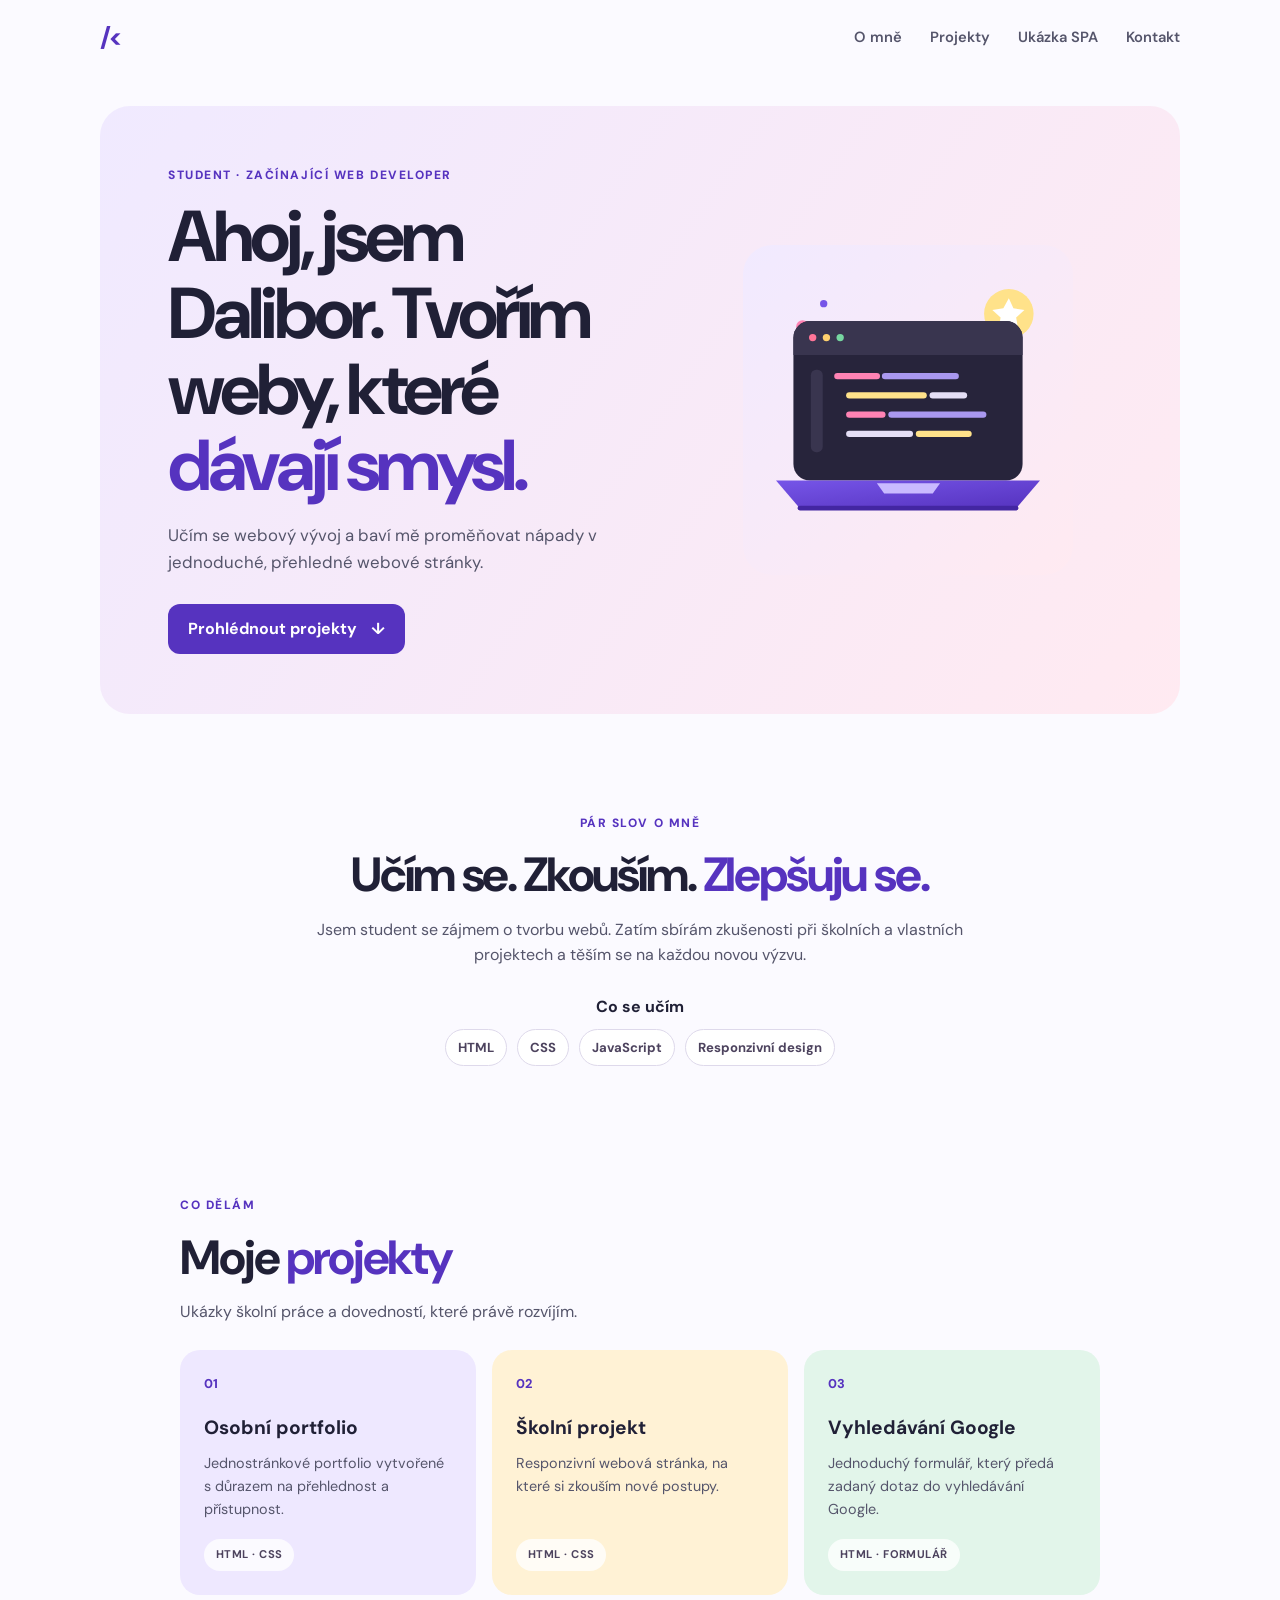
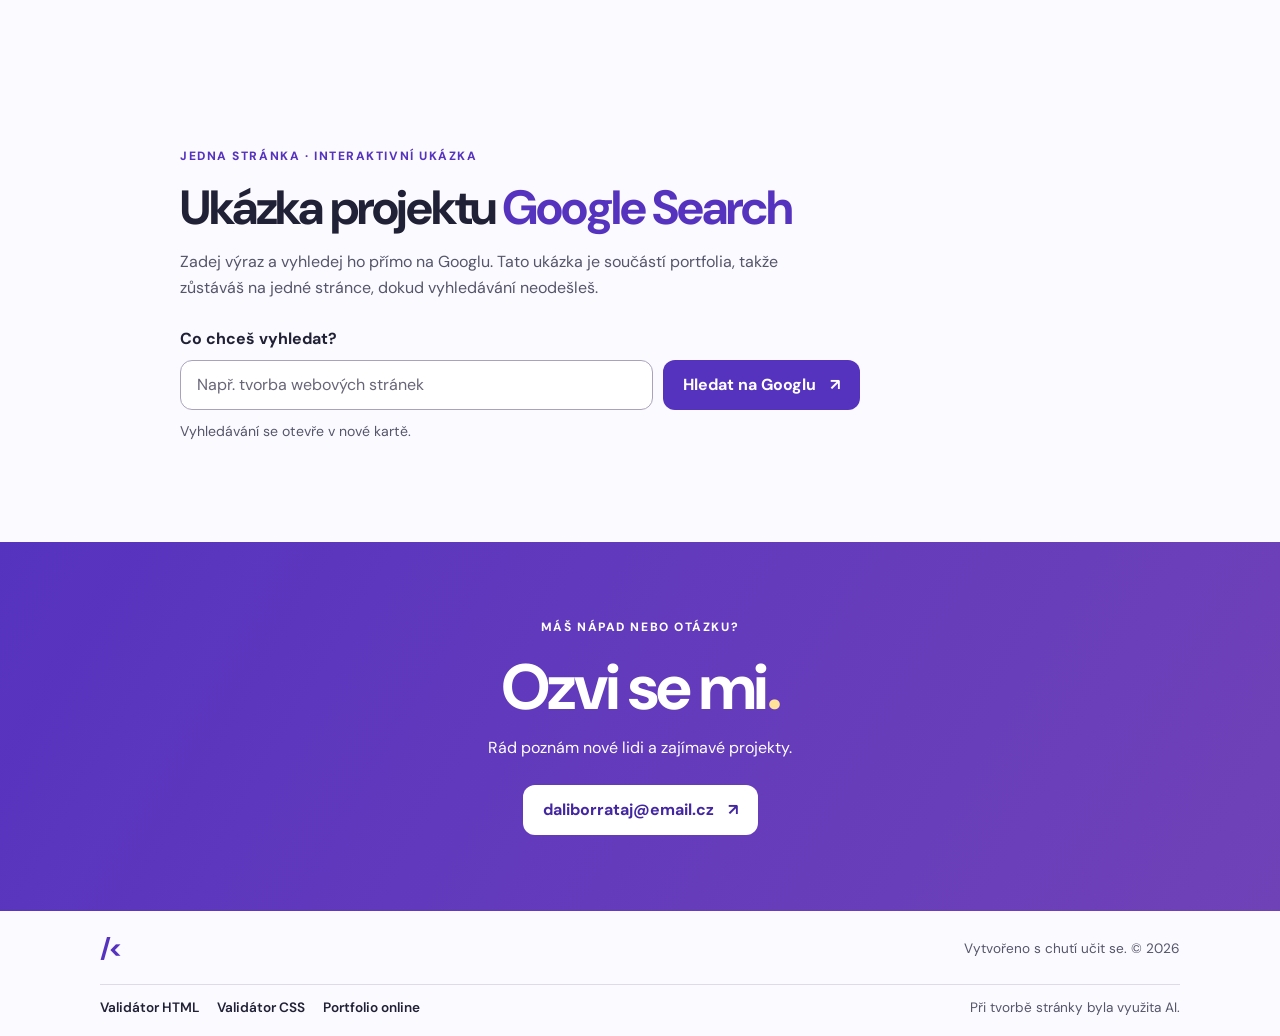
<file: index.htm>
<!doctype html>
<html lang="cs">
<head>
  <meta charset="utf-8">
  <meta name="viewport" content="width=device-width, initial-scale=1">
  <meta name="description" content="Portfolio Dalibora, studenta webového vývoje. Projekty, dovednosti a kontakt.">
  <meta name="theme-color" content="#fbfaff">
  <title>Portfolio | Dalibor – student webového vývoje</title>
  <link rel="stylesheet" href="style.css">
</head>
<body>
  <a class="skip-link" href="#obsah">Přeskočit na obsah</a>
  <header class="site-header">
    <a class="logo" href="#domu" aria-label="Portfolio – úvod">/&lt;</a>
    <nav class="site-nav" aria-label="Hlavní navigace">
      <input class="menu-toggle" type="checkbox" id="menu-toggle">
      <label class="menu-toggle-label" for="menu-toggle"><span class="menu-open">Menu</span><span class="menu-close">Zavřít menu</span></label>
      <div class="nav-links">
        <a href="#omne">O mně</a>
        <a href="#projekty">Projekty</a>
        <a href="#ukazka-spa">Ukázka SPA</a>
        <a href="#kontakt">Kontakt</a>
      </div>
    </nav>
  </header>

  <main id="obsah">
    <section class="hero" id="domu" aria-labelledby="hero-title">
      <div class="hero-copy">
        <p class="eyebrow">STUDENT · ZAČÍNAJÍCÍ WEB DEVELOPER</p>
        <h1 id="hero-title">Ahoj, jsem Dalibor. Tvořím weby, které <span>dávají smysl.</span></h1>
        <p class="intro">Učím se webový vývoj a baví mě proměňovat nápady v jednoduché, přehledné webové stránky.</p>
        <a class="button" href="#projekty">Prohlédnout projekty <span aria-hidden="true">↓</span></a>
      </div>
      <div class="hero-art">
        <img class="hero-image" src="images/dalibor.svg" width="360" height="360" alt="Ilustrace otevřeného notebooku s ukázkou kódu na obrazovce">
      </div>
    </section>

    <section class="section about" id="omne" aria-labelledby="about-title">
      <p class="eyebrow">PÁR SLOV O MNĚ</p>
      <h2 id="about-title">Učím se. Zkouším. <span>Zlepšuju se.</span></h2>
      <p>Jsem student se zájmem o tvorbu webů. Zatím sbírám zkušenosti při školních a vlastních projektech a těším se na každou novou výzvu.</p>
      <h3 class="skills-title">Co se učím</h3>
      <ul class="skills" aria-label="Technologie a dovednosti, které se učím">
        <li>HTML</li>
        <li>CSS</li>
        <li>JavaScript</li>
        <li>Responzivní design</li>
      </ul>
    </section>

    <section class="section projects" id="projekty" aria-labelledby="projects-title">
      <p class="eyebrow">CO DĚLÁM</p>
      <h2 id="projects-title">Moje <span>projekty</span></h2>
      <p class="section-note">Ukázky školní práce a dovedností, které právě rozvíjím.</p>
      <div class="project-grid">
        <article class="project-card project-purple">
          <span class="project-number">01</span>
          <h3>Osobní portfolio</h3>
          <p>Jednostránkové portfolio vytvořené s důrazem na přehlednost a přístupnost.</p>
          <span class="project-tag">HTML · CSS</span>
        </article>
        <a class="project-card project-yellow project-card-link" href="https://kolotoc86.github.io/cestovani.github.io/">
          <span class="project-number">02</span>
          <h3>Školní projekt</h3>
          <p>Responzivní webová stránka, na které si zkouším nové postupy.</p>
          <span class="project-tag">HTML · CSS</span>
        </a>
        <a class="project-card project-green project-card-link" href="https://www.google.com/">
          <span class="project-number">03</span>
          <h3>Vyhledávání Google</h3>
          <p>Jednoduchý formulář, který předá zadaný dotaz do vyhledávání Google.</p>
          <span class="project-tag">HTML · FORMULÁŘ</span>
        </a>
      </div>
    </section>

    <section class="section search-section" id="ukazka-spa" aria-labelledby="search-title">
      <p class="eyebrow">JEDNA STRÁNKA · INTERAKTIVNÍ UKÁZKA</p>
      <h2 id="search-title">Ukázka projektu <span>Google Search</span></h2>
      <p class="section-note">Zadej výraz a vyhledej ho přímo na Googlu. Tato ukázka je součástí portfolia, takže zůstáváš na jedné stránce, dokud vyhledávání neodešleš.</p>
      <form class="search-form" action="https://www.google.com/search" method="get" role="search" target="_blank" rel="noopener noreferrer">
        <label for="google-query">Co chceš vyhledat?</label>
        <div class="search-controls">
          <input id="google-query" name="q" type="search" placeholder="Např. tvorba webových stránek" required>
          <button class="button" type="submit">Hledat na Googlu <span aria-hidden="true">↗</span></button>
        </div>
      </form>
      <p class="search-note">Vyhledávání se otevře v nové kartě.</p>
    </section>

    <section class="contact" id="kontakt" aria-labelledby="contact-title">
      <p class="eyebrow">MÁŠ NÁPAD NEBO OTÁZKU?</p>
      <h2 id="contact-title">Ozvi se mi<span>.</span></h2>
      <p>Rád poznám nové lidi a zajímavé projekty.</p>
      <a class="button button-light" href="mailto:daliborrataj@email.cz">daliborrataj@email.cz <span aria-hidden="true">↗</span></a>
    </section>
  </main>

  <footer class="site-footer">
    <div class="footer-main">
      <a class="logo" href="#domu" aria-label="Zpět na začátek stránky">/&lt;</a>
      <p>Vytvořeno s chutí učit se. © 2026</p>
    </div>
    <div class="footer-meta">
      <nav class="validation-links" aria-label="Ověření kódu">
        <a href="https://validator.w3.org/" target="_blank" rel="noopener noreferrer">Validátor HTML</a>
        <a href="https://jigsaw.w3.org/css-validator/" target="_blank" rel="noopener noreferrer">Validátor CSS</a>
        <a href="https://kolotoc86.github.io/" target="_blank" rel="noopener noreferrer">Portfolio online</a>
      </nav>
      <p class="ai-note">Při tvorbě stránky byla využita AI.</p>
    </div>
  </footer>
</body>
</html>
</file>
<file: style.css>
@import url('https://fonts.googleapis.com/css2?family=DM+Sans:wght@400;500;600;700;800&display=swap');

:root {
  color-scheme: light;
  --ink: #202036;
  --muted: #55556b;
  --purple: #5633bf;
  --purple-light: #7655e8;
  --paper: #fbfaff;
  --line: #ded9eb;
}

* {
  box-sizing: border-box;
}

html {
  scroll-behavior: smooth;
  scroll-padding-top: 88px;
}

body {
  margin: 0;
  background: var(--paper);
  color: var(--ink);
  font-family: "DM Sans", "Segoe UI", sans-serif;
  line-height: 1.6;
}

a {
  color: inherit;
  text-decoration: none;
}

button,
input {
  font: inherit;
}

.skip-link {
  position: fixed;
  z-index: 10;
  top: 10px;
  left: 10px;
  padding: 10px 16px;
  border-radius: 8px;
  background: #fff;
  color: var(--purple);
  transform: translateY(-160%);
}

.skip-link:focus {
  transform: translateY(0);
}

.site-header,
.site-footer {
  width: min(1080px, calc(100% - 40px));
  margin: 0 auto;
}

.site-header {
  min-height: 76px;
  display: flex;
  align-items: center;
  justify-content: space-between;
}

.logo {
  color: var(--purple);
  font-size: 1.6rem;
  font-weight: 800;
  letter-spacing: -0.1em;
}

.site-nav {
  position: relative;
  color: var(--muted);
  font-size: 0.92rem;
  font-weight: 600;
}

.menu-toggle,
.menu-toggle-label {
  display: none;
}

.nav-links {
  display: flex;
  gap: 28px;
}

.nav-links a:hover,
.nav-links a:focus-visible,
.validation-links a:hover,
.validation-links a:focus-visible {
  color: var(--purple);
}

.hero {
  width: min(1080px, calc(100% - 40px));
  min-height: 535px;
  margin: 30px auto 0;
  padding: 60px 68px;
  display: grid;
  grid-template-columns: 1.1fr 0.9fr;
  align-items: center;
  gap: 36px;
  overflow: hidden;
  border-radius: 30px;
  background: linear-gradient(125deg, #f0eaff 0%, #ffeaf1 100%);
}

.eyebrow {
  margin: 0 0 14px;
  color: var(--purple);
  font-size: 0.75rem;
  font-weight: 800;
  letter-spacing: 0.13em;
}

h1,
h2,
h3,
p {
  margin-top: 0;
}

h1 {
  max-width: 570px;
  margin-bottom: 18px;
  font-size: clamp(2.7rem, 5.7vw, 4.5rem);
  line-height: 1.06;
  letter-spacing: -0.055em;
}

h1 span,
h2 span {
  color: var(--purple);
}

.intro {
  max-width: 460px;
  margin-bottom: 28px;
  color: var(--muted);
  font-size: 1.05rem;
}

.button {
  min-height: 50px;
  padding: 0 20px;
  display: inline-flex;
  align-items: center;
  justify-content: center;
  gap: 14px;
  border: 0;
  border-radius: 12px;
  background: var(--purple);
  color: #fff;
  font-weight: 700;
  cursor: pointer;
  transition: transform 160ms ease, background 160ms ease;
}

.button:hover {
  transform: translateY(-2px);
  background: #4326a2;
}

.hero-art {
  position: relative;
  display: grid;
  min-height: 330px;
  place-items: center;
}

.hero-image {
  width: min(100%, 330px);
  height: auto;
  border-radius: 28px;
}

.section {
  width: min(920px, calc(100% - 40px));
  margin: 0 auto;
  padding: 100px 0;
}

.about {
  text-align: center;
}

h2 {
  margin-bottom: 14px;
  font-size: clamp(2rem, 4vw, 3rem);
  line-height: 1.15;
  letter-spacing: -0.045em;
}

.about > p:not(.eyebrow) {
  max-width: 650px;
  margin: 0 auto;
  color: var(--muted);
}

.skills-title {
  margin: 26px 0 10px;
  font-size: 1rem;
}

.skills {
  margin: 0;
  padding: 0;
  display: flex;
  flex-wrap: wrap;
  justify-content: center;
  gap: 10px;
  list-style: none;
}

.skills li,
.project-tag {
  padding: 7px 12px;
  border: 1px solid var(--line);
  border-radius: 999px;
  background: #fff;
  color: #4d435e;
  font-size: 0.82rem;
  font-weight: 700;
}

.projects {
  padding-top: 30px;
}

.section-note {
  max-width: 650px;
  margin-bottom: 26px;
  color: var(--muted);
}

.project-grid {
  display: grid;
  grid-template-columns: repeat(3, minmax(0, 1fr));
  gap: 16px;
}

.project-card {
  min-height: 230px;
  padding: 24px;
  display: flex;
  flex-direction: column;
  align-items: flex-start;
  border-radius: 20px;
}

.project-card-link {
  color: inherit;
  text-decoration: none;
  transition: transform 160ms ease, box-shadow 160ms ease;
}

.project-card-link:hover {
  transform: translateY(-4px);
  box-shadow: 0 12px 24px rgb(34 31 51 / 10%);
}

.project-card-link:focus-visible {
  outline: 3px solid var(--purple);
  outline-offset: 4px;
}

.project-purple {
  background: #eee8ff;
}

.project-yellow {
  background: #fff2d5;
}

.project-green {
  background: #e2f5ea;
}

.project-number {
  margin-bottom: 18px;
  color: var(--purple);
  font-size: 0.8rem;
  font-weight: 800;
}

.project-card h3 {
  margin-bottom: 8px;
  font-size: 1.2rem;
}

.project-card p {
  margin-bottom: 18px;
  color: var(--muted);
  font-size: 0.9rem;
}

.project-tag {
  margin-top: auto;
  border: 0;
  background: rgb(255 255 255 / 78%);
  font-size: 0.7rem;
  letter-spacing: 0.04em;
}

.search-section {
  padding-top: 52px;
}

.search-form {
  max-width: 680px;
}

.search-form label {
  margin-bottom: 8px;
  display: block;
  font-weight: 700;
}

.search-controls {
  display: flex;
  gap: 10px;
}

.search-controls input {
  min-width: 0;
  min-height: 50px;
  flex: 1;
  padding: 0 16px;
  border: 1px solid #aaa2bc;
  border-radius: 12px;
  background: #fff;
  color: var(--ink);
}

.search-controls input::placeholder {
  color: #696578;
}

.search-note {
  margin: 10px 0 0;
  color: var(--muted);
  font-size: 0.88rem;
}

.contact {
  padding: 76px 20px;
  background: linear-gradient(120deg, #5633bf, #7042b8);
  color: #fff;
  text-align: center;
}

.contact .eyebrow {
  color: #fff;
}

.contact h2 {
  margin-bottom: 10px;
  font-size: clamp(2.5rem, 6vw, 4rem);
}

.contact h2 span {
  color: #ffe29a;
}

.contact > p:not(.eyebrow) {
  margin-bottom: 24px;
  color: #fff;
}

.button-light {
  background: #fff;
  color: #4326a2;
}

.button-light:hover {
  background: #f4efff;
}

.site-footer {
  min-height: 90px;
  padding: 18px 0;
  display: flex;
  flex-direction: column;
  gap: 14px;
}

.footer-main,
.footer-meta,
.validation-links {
  display: flex;
  align-items: center;
  justify-content: space-between;
  gap: 16px;
}

.footer-meta {
  padding-top: 12px;
  border-top: 1px solid var(--line);
}

.footer-main p,
.footer-meta p {
  margin: 0;
  color: var(--muted);
  font-size: 0.85rem;
}

.validation-links {
  justify-content: flex-start;
  flex-wrap: wrap;
  gap: 18px;
  font-size: 0.85rem;
  font-weight: 600;
}

:focus-visible {
  outline: 3px solid #a43e74;
  outline-offset: 4px;
}

@media (max-width: 720px) {
  .site-header {
    min-height: 68px;
  }

  .menu-toggle {
    position: absolute;
    width: 1px;
    height: 1px;
    overflow: hidden;
    clip-path: inset(50%);
    white-space: nowrap;
  }

  .menu-toggle-label {
    padding: 8px 12px;
    display: block;
    border: 1px solid var(--line);
    border-radius: 10px;
    background: #fff;
    color: var(--ink);
    cursor: pointer;
  }

  .menu-close,
  .menu-toggle:checked + .menu-toggle-label .menu-open {
    display: none;
  }

  .menu-toggle:checked + .menu-toggle-label .menu-close {
    display: inline;
  }

  .menu-toggle:focus-visible + .menu-toggle-label {
    outline: 3px solid #a43e74;
    outline-offset: 4px;
  }

  .nav-links {
    position: absolute;
    z-index: 2;
    top: calc(100% + 10px);
    right: 0;
    min-width: 190px;
    padding: 14px;
    display: none;
    flex-direction: column;
    gap: 0;
    border: 1px solid var(--line);
    border-radius: 14px;
    background: #fff;
    box-shadow: 0 12px 30px rgb(32 32 54 / 12%);
  }

  .menu-toggle:checked ~ .nav-links {
    display: flex;
  }

  .nav-links a {
    padding: 10px;
  }

  .hero {
    min-height: 0;
    margin-top: 12px;
    padding: 42px 28px;
    grid-template-columns: 1fr;
    gap: 12px;
    border-radius: 24px;
  }

  .hero-art {
    min-height: 300px;
  }

  .hero-image {
    max-width: 280px;
  }

  .section {
    padding: 76px 0;
  }

  .projects,
  .search-section {
    padding-top: 0;
  }

  .project-grid {
    grid-template-columns: 1fr;
  }

  .project-card {
    min-height: 190px;
  }
}

@media (max-width: 420px) {
  .site-header,
  .site-footer,
  .hero,
  .section {
    width: calc(100% - 32px);
  }

  .hero {
    padding: 36px 22px;
  }

  h1 {
    font-size: 2.65rem;
  }

  .intro {
    font-size: 0.98rem;
  }

  .hero-art {
    min-height: 260px;
  }

  .hero-image {
    max-width: 240px;
  }

  .search-controls {
    align-items: stretch;
    flex-direction: column;
  }

  .footer-meta {
    align-items: flex-start;
    flex-direction: column;
    gap: 10px;
  }

  .footer-main p {
    max-width: 220px;
    text-align: right;
  }
}

@media (prefers-reduced-motion: reduce) {
  *,
  *::before,
  *::after {
    scroll-behavior: auto !important;
    transition-duration: 0.01ms !important;
  }
}
</file>
